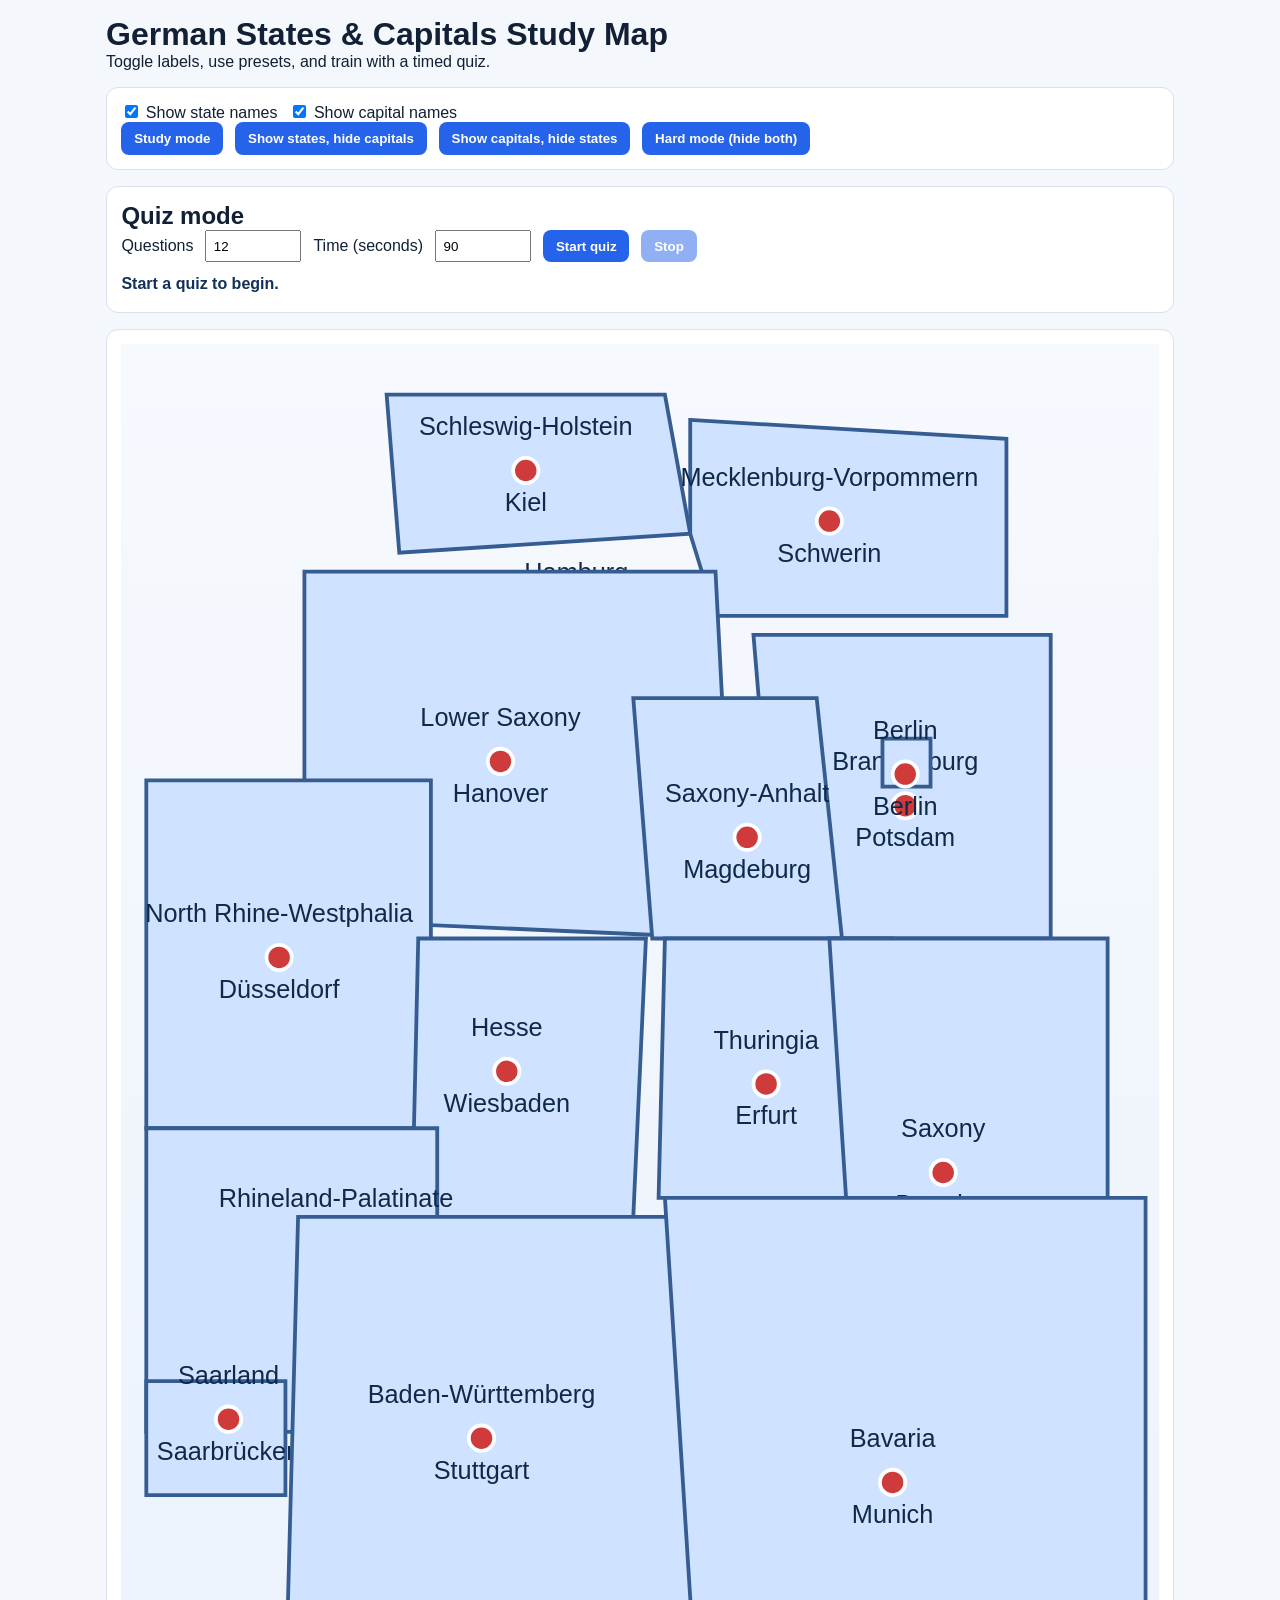
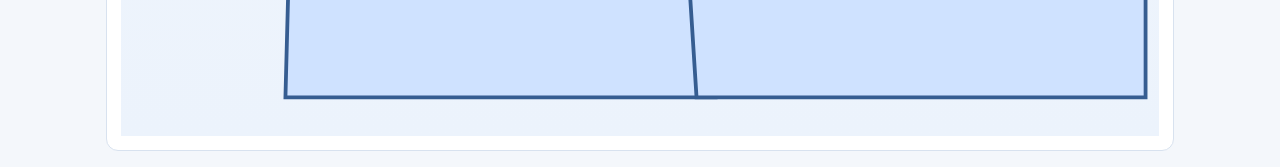
<file: web/index.html>
<!doctype html>
<html lang="en">
  <head>
    <meta charset="UTF-8" />
    <meta name="viewport" content="width=device-width, initial-scale=1.0" />
    <title>German States & Capitals Study Map</title>
    <link rel="stylesheet" href="styles.css" />
  </head>
  <body>
    <main class="layout">
      <header>
        <h1>German States & Capitals Study Map</h1>
        <p>Toggle labels, use presets, and train with a timed quiz.</p>
      </header>

      <section class="controls" aria-label="Map controls">
        <div class="toggle-group">
          <label><input id="toggle-state-labels" type="checkbox" checked /> Show state names</label>
          <label><input id="toggle-capital-labels" type="checkbox" checked /> Show capital names</label>
        </div>

        <div class="preset-group">
          <button data-preset="study" type="button">Study mode</button>
          <button data-preset="states" type="button">Show states, hide capitals</button>
          <button data-preset="capitals" type="button">Show capitals, hide states</button>
          <button data-preset="hard" type="button">Hard mode (hide both)</button>
        </div>
      </section>

      <section class="quiz" aria-label="Quiz mode">
        <h2>Quiz mode</h2>
        <div class="quiz-controls">
          <label for="quiz-length">Questions</label>
          <input id="quiz-length" type="number" min="1" max="30" value="12" />
          <label for="quiz-time">Time (seconds)</label>
          <input id="quiz-time" type="number" min="15" max="300" value="90" />
          <button id="start-quiz" type="button">Start quiz</button>
          <button id="stop-quiz" type="button" disabled>Stop</button>
        </div>
        <p id="quiz-status" class="quiz-status">Start a quiz to begin.</p>
      </section>

      <section class="map-wrap">
        <svg id="map" viewBox="0 0 820 1100" role="img" aria-label="Schematic map of Germany with states and capitals"></svg>
      </section>
    </main>

    <script src="app.js"></script>
  </body>
</html>
</file>
<file: web/styles.css>
:root {
  color-scheme: light;
  --bg: #f4f7fb;
  --panel: #ffffff;
  --text: #112035;
  --muted: #496180;
  --state: #cfe2ff;
  --state-border: #365d91;
  --capital: #cf3b3b;
  --quiz: #123058;
}

* { box-sizing: border-box; }

body {
  margin: 0;
  font-family: Inter, Segoe UI, Roboto, Helvetica, Arial, sans-serif;
  background: var(--bg);
  color: var(--text);
}

.layout {
  max-width: 1100px;
  margin: 0 auto;
  padding: 1rem;
  display: grid;
  gap: 1rem;
}

h1, h2, p { margin: 0; }

.controls,
.quiz,
.map-wrap {
  background: var(--panel);
  border: 1px solid #d8e2ef;
  border-radius: 12px;
  padding: 0.9rem;
}

.toggle-group,
.preset-group,
.quiz-controls {
  display: flex;
  gap: 0.75rem;
  flex-wrap: wrap;
  align-items: center;
}

button {
  border: none;
  border-radius: 8px;
  padding: 0.55rem 0.8rem;
  background: #2563eb;
  color: white;
  font-weight: 600;
  cursor: pointer;
}

button:disabled {
  opacity: 0.5;
  cursor: not-allowed;
}

input[type='number'] {
  width: 6rem;
  padding: 0.4rem;
}

.quiz-status {
  margin-top: 0.8rem;
  color: var(--quiz);
  min-height: 1.4rem;
  font-weight: 600;
}

#map {
  width: 100%;
  height: auto;
  display: block;
  background: linear-gradient(#f6f9fe, #ecf3fc);
}

.state {
  fill: var(--state);
  stroke: var(--state-border);
  stroke-width: 3;
  cursor: pointer;
  transition: fill 0.15s;
}

.state:hover { fill: #b8d3fb; }
.state.correct { fill: #9be3a2; }
.state.wrong { fill: #f4b5b5; }
.state.active { fill: #ffe79f; }

.state-label,
.capital-label {
  font-size: 20px;
  text-anchor: middle;
  pointer-events: none;
  user-select: none;
  fill: #102949;
}

.capital-dot {
  fill: var(--capital);
  stroke: #fff;
  stroke-width: 3;
  cursor: pointer;
}

.capital-dot.correct { fill: #2f9d3a; }
.capital-dot.wrong { fill: #b91c1c; }
.capital-dot.active { fill: #f59e0b; }

.hidden-labels .state-label,
.hidden-capitals .capital-label { display: none; }

@media (max-width: 760px) {
  .state-label,
  .capital-label { font-size: 16px; }
}
</file>
